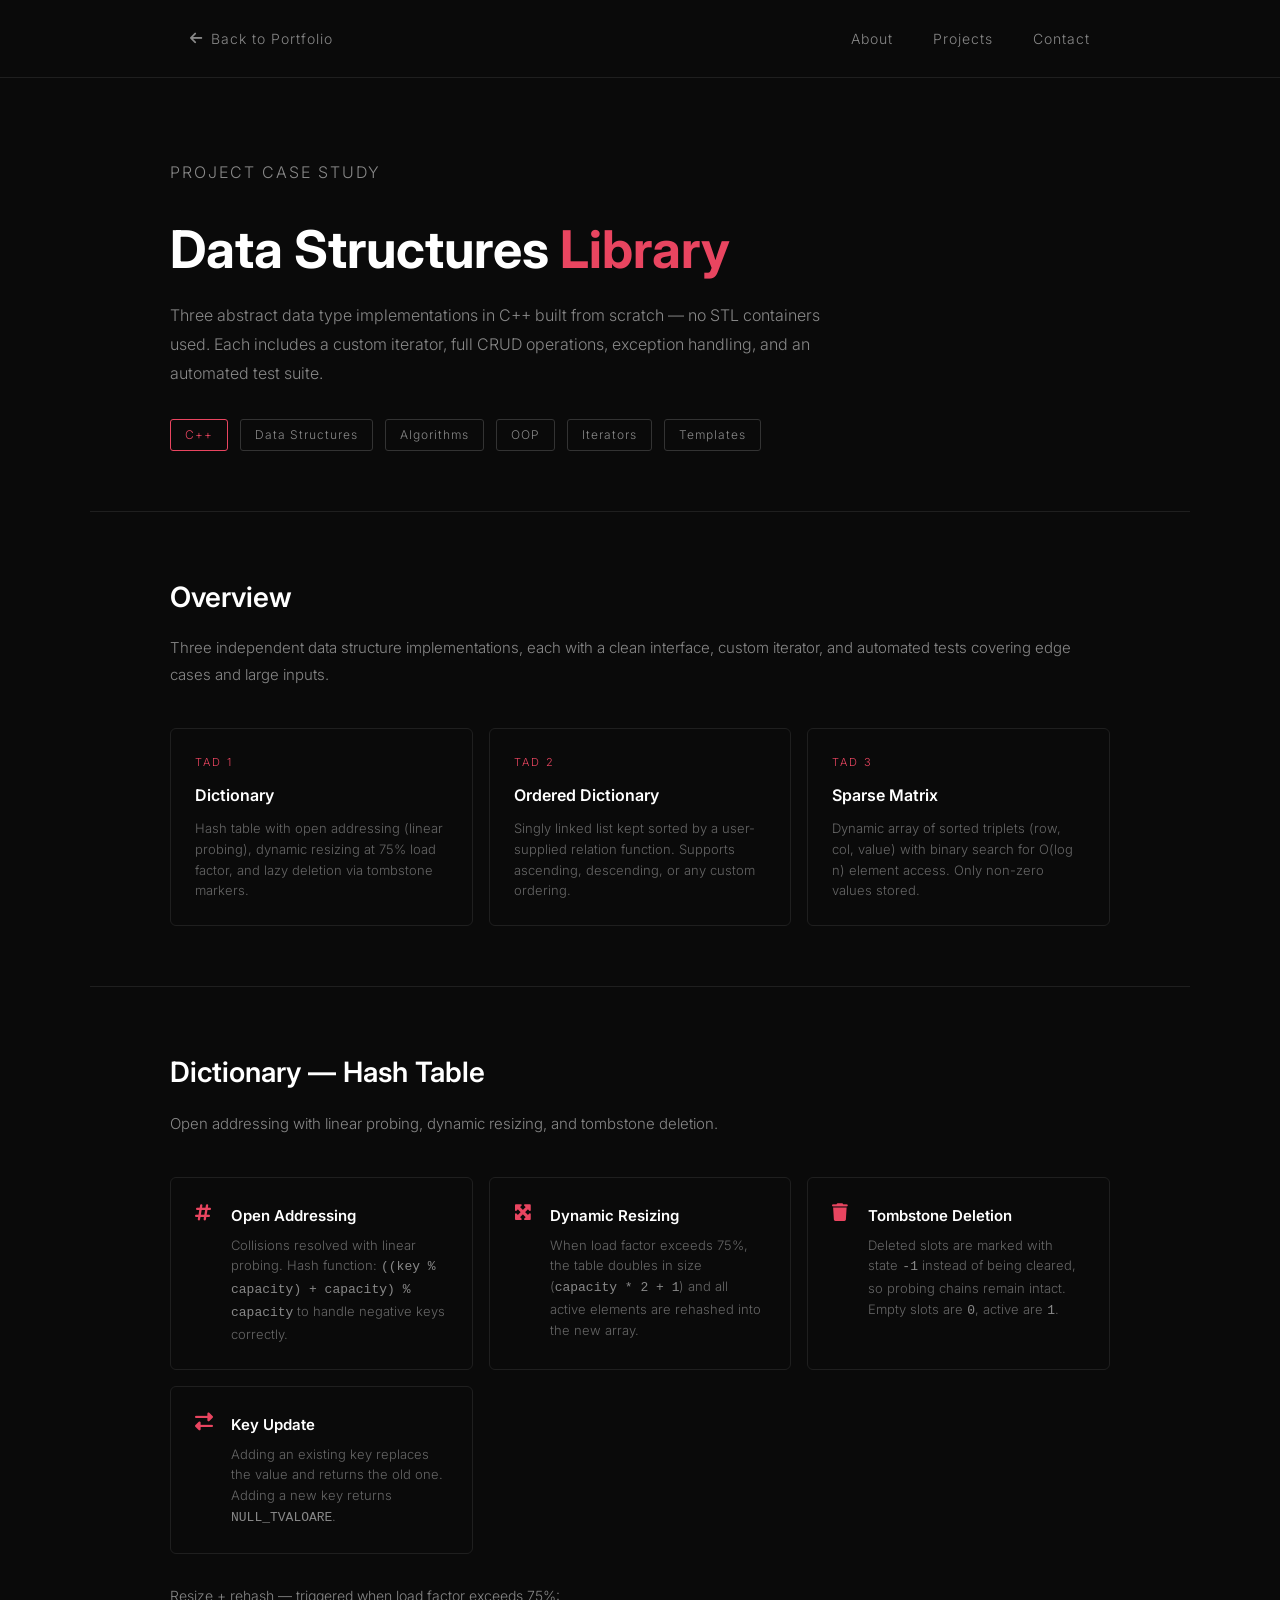
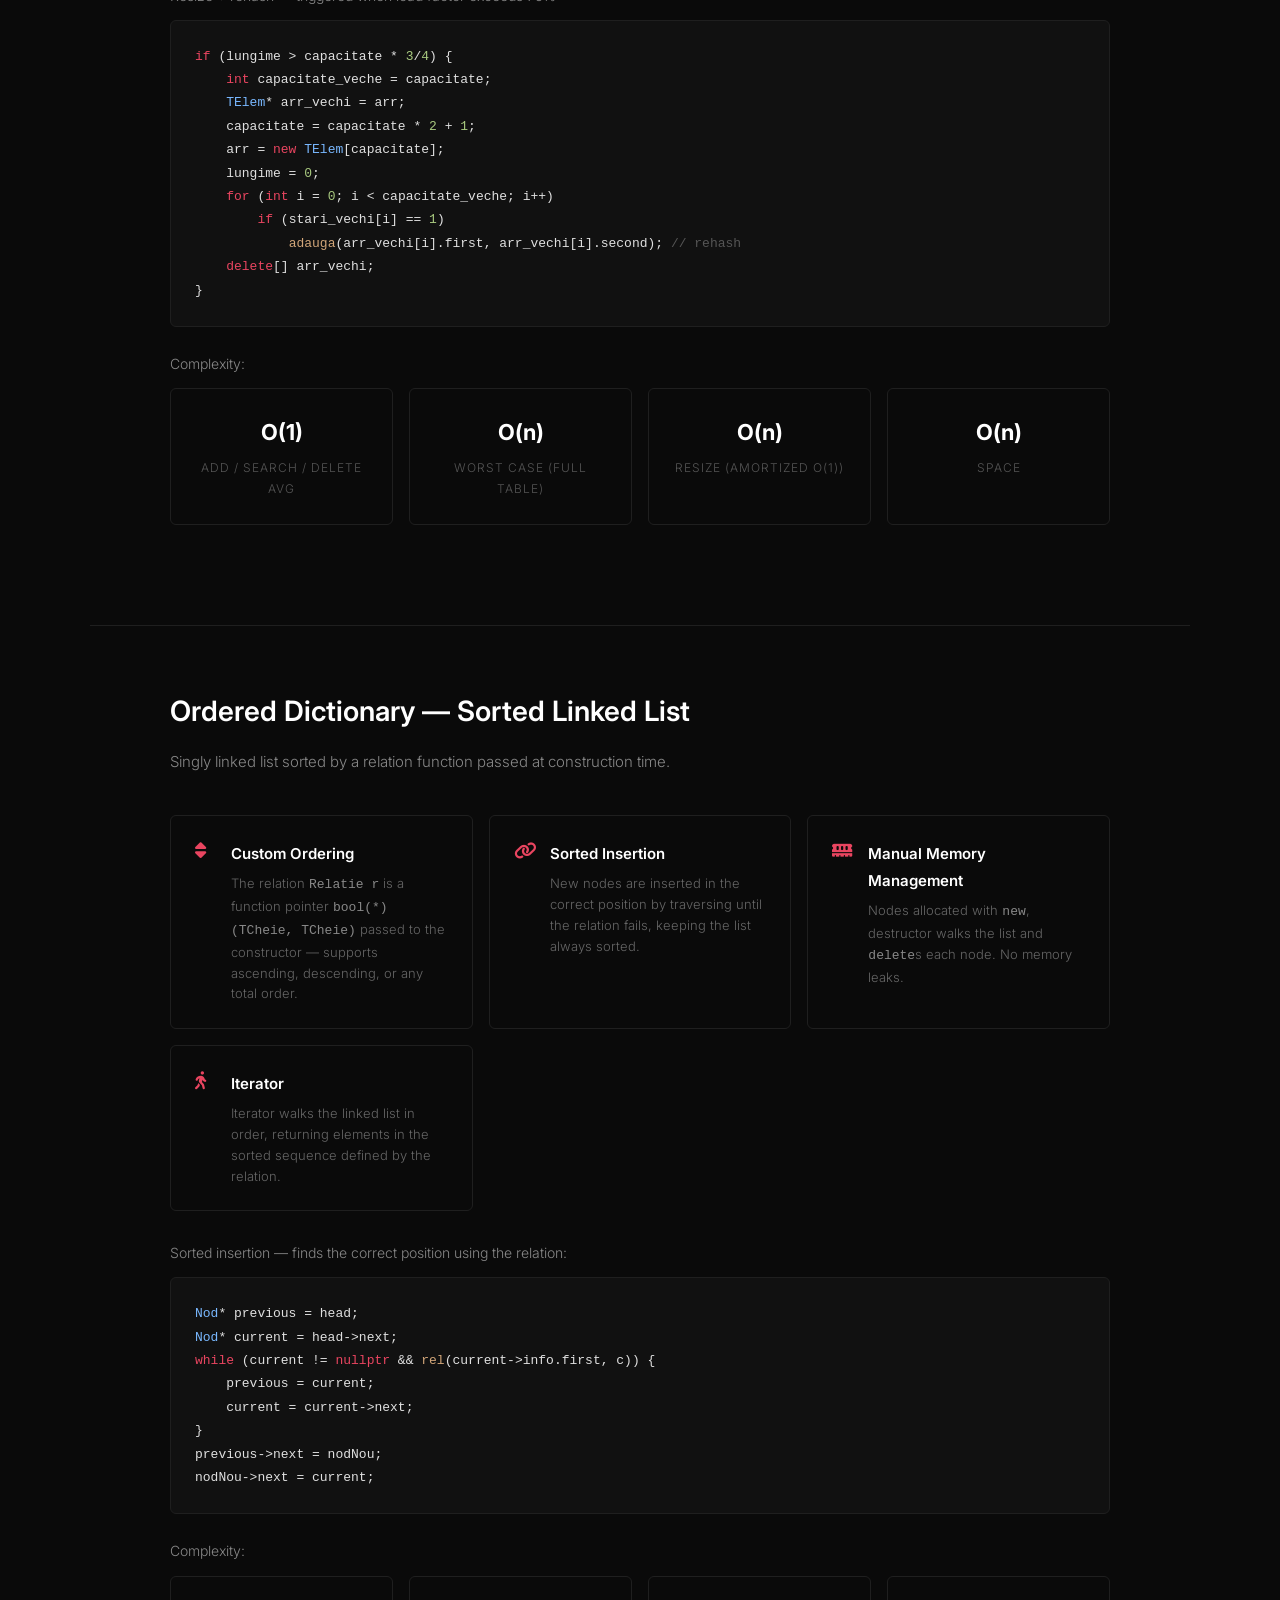
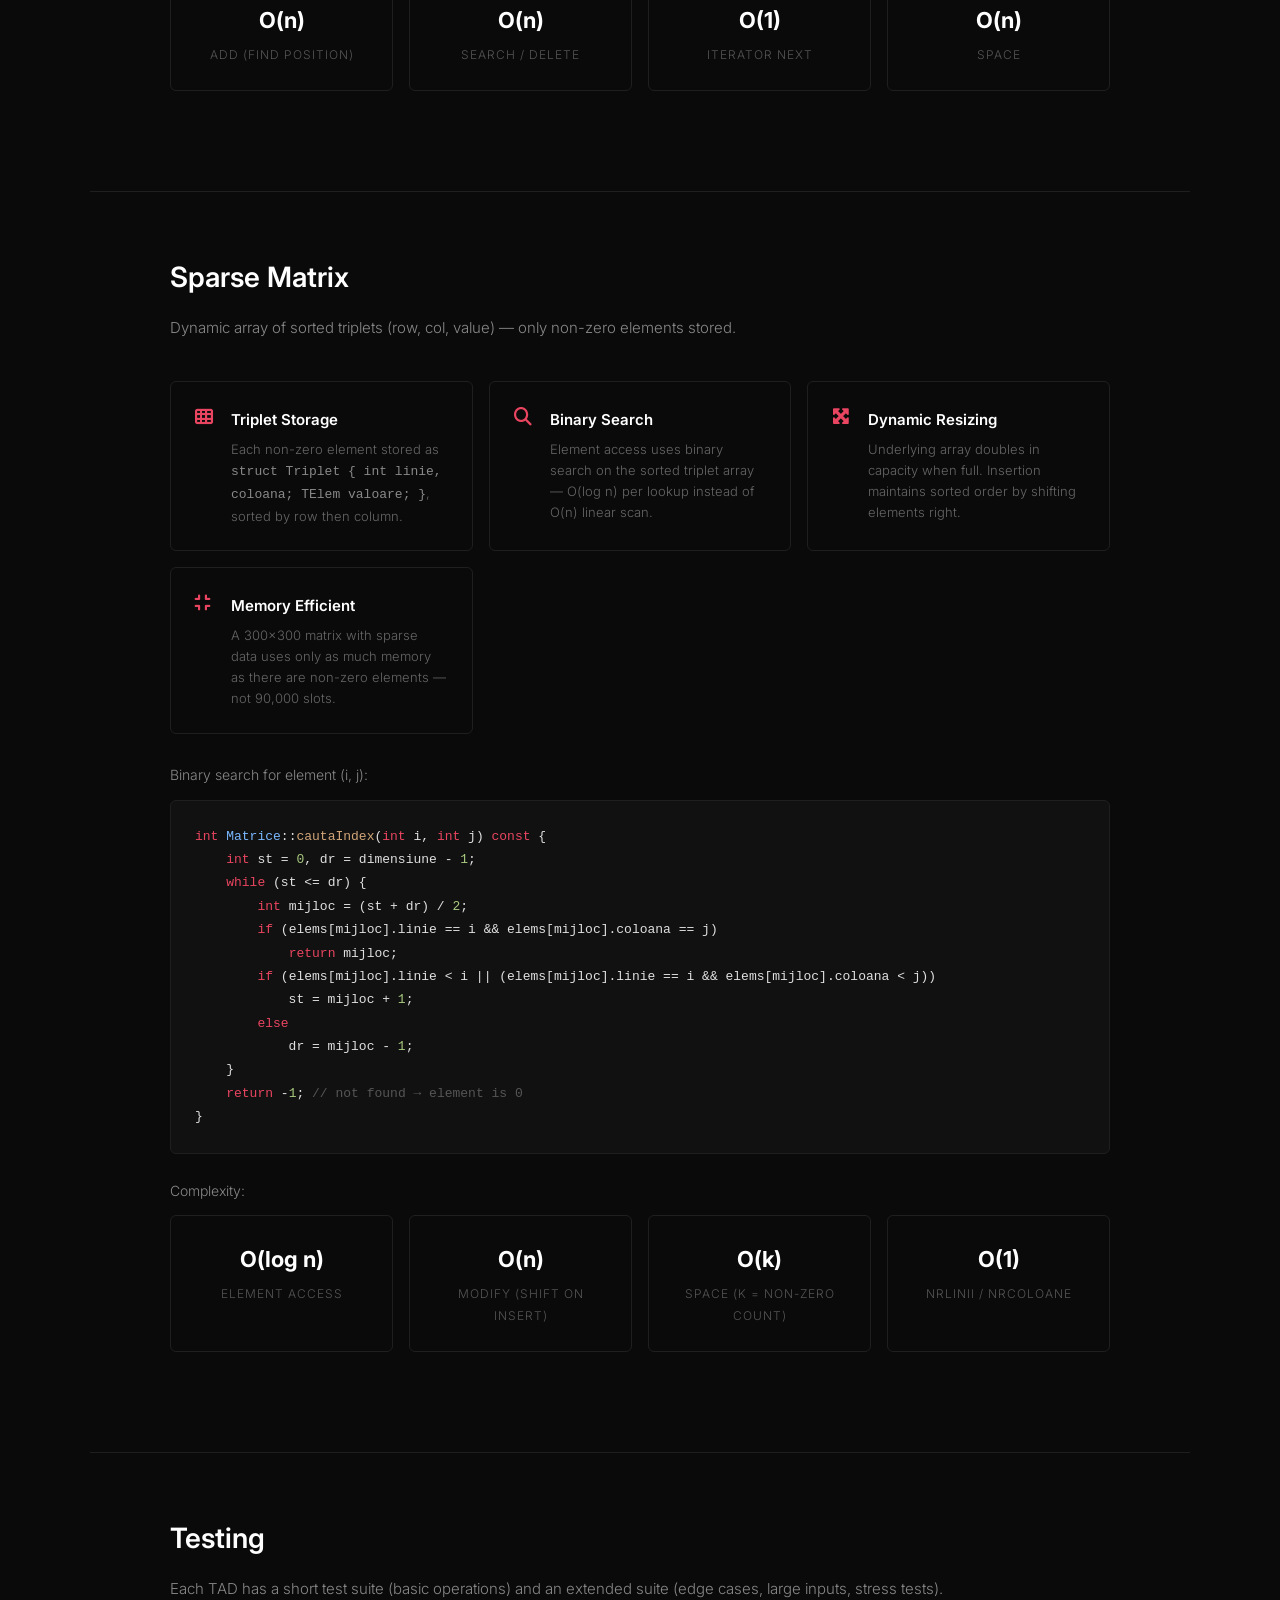
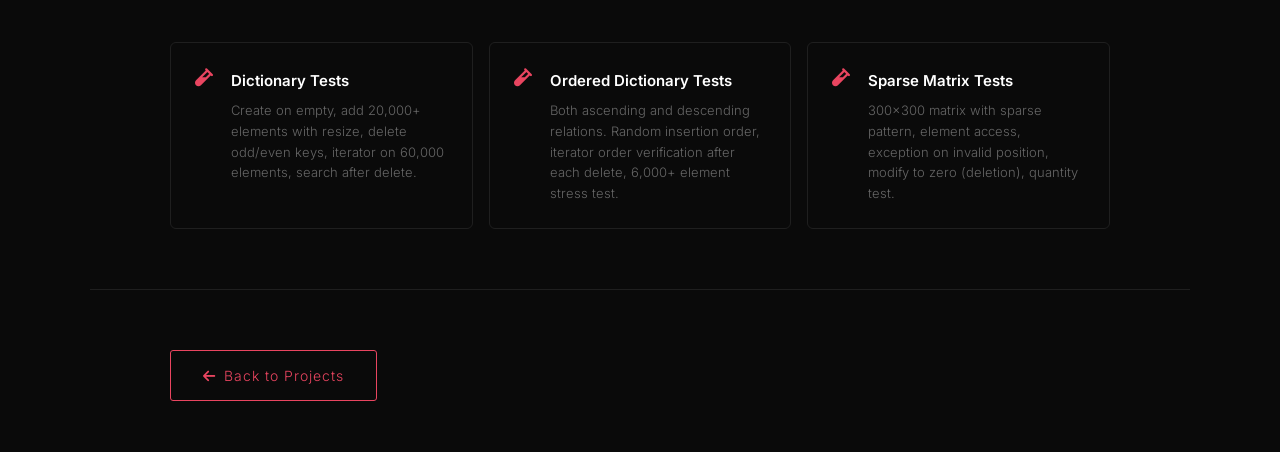
<file: data-structures.html>
<!doctype html>
<html lang="en">
<head>
    <meta charset="UTF-8">
    <meta name="viewport" content="width=device-width, initial-scale=1.0">
    <title>Data Structures Library | Florian</title>
    <link rel="stylesheet" href="css/project.css">
    <link href="https://fonts.googleapis.com/css2?family=Inter:wght@300;400;600;700&display=swap" rel="stylesheet">
    <link rel="stylesheet" href="https://cdnjs.cloudflare.com/ajax/libs/font-awesome/6.5.0/css/all.min.css">
</head>
<body>

<header>
    <nav>
        <a href="index.html" class="nav-back">
            <i class="fas fa-arrow-left"></i> Back to Portfolio
        </a>
        <ul>
            <li><a href="index.html#despre">About</a></li>
            <li><a href="index.html#proiecte">Projects</a></li>
            <li><a href="index.html#contact">Contact</a></li>
        </ul>
    </nav>
</header>

<div class="hero">
    <p class="project-label">Project Case Study</p>
    <h1>Data Structures <span class="highlight">Library</span></h1>
    <p>Three abstract data type implementations in C++ built from scratch — no STL containers used. Each includes a custom iterator, full CRUD operations, exception handling, and an automated test suite.</p>
    <div class="tags">
        <span class="tag accent">C++</span>
        <span class="tag">Data Structures</span>
        <span class="tag">Algorithms</span>
        <span class="tag">OOP</span>
        <span class="tag">Iterators</span>
        <span class="tag">Templates</span>
    </div>
</div>

<hr>

<!-- Overview -->
<section>
    <h2>Overview</h2>
    <p class="section-sub">Three independent data structure implementations, each with a clean interface, custom iterator, and automated tests covering edge cases and large inputs.</p>
    <div class="arch-grid">
        <div class="arch-card">
            <div class="layer">TAD 1</div>
            <h3>Dictionary</h3>
            <p>Hash table with open addressing (linear probing), dynamic resizing at 75% load factor, and lazy deletion via tombstone markers.</p>
        </div>
        <div class="arch-card">
            <div class="layer">TAD 2</div>
            <h3>Ordered Dictionary</h3>
            <p>Singly linked list kept sorted by a user-supplied relation function. Supports ascending, descending, or any custom ordering.</p>
        </div>
        <div class="arch-card">
            <div class="layer">TAD 3</div>
            <h3>Sparse Matrix</h3>
            <p>Dynamic array of sorted triplets (row, col, value) with binary search for O(log n) element access. Only non-zero values stored.</p>
        </div>
    </div>
</section>

<hr>

<!-- TAD 1: Dictionary -->
<section>
    <h2>Dictionary — Hash Table</h2>
    <p class="section-sub">Open addressing with linear probing, dynamic resizing, and tombstone deletion.</p>

    <div class="features-grid">
        <div class="feature">
            <i class="fas fa-hashtag feature-icon"></i>
            <div>
                <h3>Open Addressing</h3>
                <p>Collisions resolved with linear probing. Hash function: <code style="color:#888">((key % capacity) + capacity) % capacity</code> to handle negative keys correctly.</p>
            </div>
        </div>
        <div class="feature">
            <i class="fas fa-expand-arrows-alt feature-icon"></i>
            <div>
                <h3>Dynamic Resizing</h3>
                <p>When load factor exceeds 75%, the table doubles in size (<code style="color:#888">capacity * 2 + 1</code>) and all active elements are rehashed into the new array.</p>
            </div>
        </div>
        <div class="feature">
            <i class="fas fa-trash feature-icon"></i>
            <div>
                <h3>Tombstone Deletion</h3>
                <p>Deleted slots are marked with state <code style="color:#888">-1</code> instead of being cleared, so probing chains remain intact. Empty slots are <code style="color:#888">0</code>, active are <code style="color:#888">1</code>.</p>
            </div>
        </div>
        <div class="feature">
            <i class="fas fa-exchange-alt feature-icon"></i>
            <div>
                <h3>Key Update</h3>
                <p>Adding an existing key replaces the value and returns the old one. Adding a new key returns <code style="color:#888">NULL_TVALOARE</code>.</p>
            </div>
        </div>
    </div>

    <br>
    <p class="section-note">Resize + rehash — triggered when load factor exceeds 75%:</p>
    <div class="code-block">
        <span class="keyword">if</span> (lungime > capacitate * <span class="string">3</span>/<span class="string">4</span>) {<br>
        &nbsp;&nbsp;&nbsp;&nbsp;<span class="keyword">int</span> capacitate_veche = capacitate;<br>
        &nbsp;&nbsp;&nbsp;&nbsp;<span class="classname">TElem</span>* arr_vechi = arr;<br>
        &nbsp;&nbsp;&nbsp;&nbsp;capacitate = capacitate * <span class="string">2</span> + <span class="string">1</span>;<br>
        &nbsp;&nbsp;&nbsp;&nbsp;arr = <span class="keyword">new</span> <span class="classname">TElem</span>[capacitate];<br>
        &nbsp;&nbsp;&nbsp;&nbsp;lungime = <span class="string">0</span>;<br>
        &nbsp;&nbsp;&nbsp;&nbsp;<span class="keyword">for</span> (<span class="keyword">int</span> i = <span class="string">0</span>; i < capacitate_veche; i++)<br>
        &nbsp;&nbsp;&nbsp;&nbsp;&nbsp;&nbsp;&nbsp;&nbsp;<span class="keyword">if</span> (stari_vechi[i] == <span class="string">1</span>)<br>
        &nbsp;&nbsp;&nbsp;&nbsp;&nbsp;&nbsp;&nbsp;&nbsp;&nbsp;&nbsp;&nbsp;&nbsp;<span class="func">adauga</span>(arr_vechi[i].first, arr_vechi[i].second); <span class="comment">// rehash</span><br>
        &nbsp;&nbsp;&nbsp;&nbsp;<span class="keyword">delete</span>[] arr_vechi;<br>
        }
    </div>

    <p class="section-note">Complexity:</p>
    <div class="stats-row">
        <div class="stat-card">
            <span class="number" style="font-size:22px">O(1)</span>
            <span class="label">add / search / delete avg</span>
        </div>
        <div class="stat-card">
            <span class="number" style="font-size:22px">O(n)</span>
            <span class="label">worst case (full table)</span>
        </div>
        <div class="stat-card">
            <span class="number" style="font-size:22px">O(n)</span>
            <span class="label">resize (amortized O(1))</span>
        </div>
        <div class="stat-card">
            <span class="number" style="font-size:22px">O(n)</span>
            <span class="label">space</span>
        </div>
    </div>
</section>

<hr>

<!-- TAD 2: DO -->
<section>
    <h2>Ordered Dictionary — Sorted Linked List</h2>
    <p class="section-sub">Singly linked list sorted by a relation function passed at construction time.</p>

    <div class="features-grid">
        <div class="feature">
            <i class="fas fa-sort feature-icon"></i>
            <div>
                <h3>Custom Ordering</h3>
                <p>The relation <code style="color:#888">Relatie r</code> is a function pointer <code style="color:#888">bool(*)(TCheie, TCheie)</code> passed to the constructor — supports ascending, descending, or any total order.</p>
            </div>
        </div>
        <div class="feature">
            <i class="fas fa-link feature-icon"></i>
            <div>
                <h3>Sorted Insertion</h3>
                <p>New nodes are inserted in the correct position by traversing until the relation fails, keeping the list always sorted.</p>
            </div>
        </div>
        <div class="feature">
            <i class="fas fa-memory feature-icon"></i>
            <div>
                <h3>Manual Memory Management</h3>
                <p>Nodes allocated with <code style="color:#888">new</code>, destructor walks the list and <code style="color:#888">delete</code>s each node. No memory leaks.</p>
            </div>
        </div>
        <div class="feature">
            <i class="fas fa-walking feature-icon"></i>
            <div>
                <h3>Iterator</h3>
                <p>Iterator walks the linked list in order, returning elements in the sorted sequence defined by the relation.</p>
            </div>
        </div>
    </div>

    <br>
    <p class="section-note">Sorted insertion — finds the correct position using the relation:</p>
    <div class="code-block">
        <span class="classname">Nod</span>* previous = head;<br>
        <span class="classname">Nod</span>* current = head->next;<br>
        <span class="keyword">while</span> (current != <span class="keyword">nullptr</span> && <span class="func">rel</span>(current->info.first, c)) {<br>
        &nbsp;&nbsp;&nbsp;&nbsp;previous = current;<br>
        &nbsp;&nbsp;&nbsp;&nbsp;current = current->next;<br>
        }<br>
        previous->next = nodNou;<br>
        nodNou->next = current;
    </div>

    <p class="section-note">Complexity:</p>
    <div class="stats-row">
        <div class="stat-card">
            <span class="number" style="font-size:22px">O(n)</span>
            <span class="label">add (find position)</span>
        </div>
        <div class="stat-card">
            <span class="number" style="font-size:22px">O(n)</span>
            <span class="label">search / delete</span>
        </div>
        <div class="stat-card">
            <span class="number" style="font-size:22px">O(1)</span>
            <span class="label">iterator next</span>
        </div>
        <div class="stat-card">
            <span class="number" style="font-size:22px">O(n)</span>
            <span class="label">space</span>
        </div>
    </div>
</section>

<hr>

<!-- TAD 3: Sparse Matrix -->
<section>
    <h2>Sparse Matrix</h2>
    <p class="section-sub">Dynamic array of sorted triplets (row, col, value) — only non-zero elements stored.</p>

    <div class="features-grid">
        <div class="feature">
            <i class="fas fa-th feature-icon"></i>
            <div>
                <h3>Triplet Storage</h3>
                <p>Each non-zero element stored as <code style="color:#888">struct Triplet &#123; int linie, coloana; TElem valoare; &#125;</code>, sorted by row then column.</p>
            </div>
        </div>
        <div class="feature">
            <i class="fas fa-search feature-icon"></i>
            <div>
                <h3>Binary Search</h3>
                <p>Element access uses binary search on the sorted triplet array — O(log n) per lookup instead of O(n) linear scan.</p>
            </div>
        </div>
        <div class="feature">
            <i class="fas fa-expand-arrows-alt feature-icon"></i>
            <div>
                <h3>Dynamic Resizing</h3>
                <p>Underlying array doubles in capacity when full. Insertion maintains sorted order by shifting elements right.</p>
            </div>
        </div>
        <div class="feature">
            <i class="fas fa-compress feature-icon"></i>
            <div>
                <h3>Memory Efficient</h3>
                <p>A 300×300 matrix with sparse data uses only as much memory as there are non-zero elements — not 90,000 slots.</p>
            </div>
        </div>
    </div>

    <br>
    <p class="section-note">Binary search for element (i, j):</p>
    <div class="code-block">
        <span class="keyword">int</span> <span class="classname">Matrice</span>::<span class="func">cautaIndex</span>(<span class="keyword">int</span> i, <span class="keyword">int</span> j) <span class="keyword">const</span> {<br>
        &nbsp;&nbsp;&nbsp;&nbsp;<span class="keyword">int</span> st = <span class="string">0</span>, dr = dimensiune - <span class="string">1</span>;<br>
        &nbsp;&nbsp;&nbsp;&nbsp;<span class="keyword">while</span> (st <= dr) {<br>
        &nbsp;&nbsp;&nbsp;&nbsp;&nbsp;&nbsp;&nbsp;&nbsp;<span class="keyword">int</span> mijloc = (st + dr) / <span class="string">2</span>;<br>
        &nbsp;&nbsp;&nbsp;&nbsp;&nbsp;&nbsp;&nbsp;&nbsp;<span class="keyword">if</span> (elems[mijloc].linie == i && elems[mijloc].coloana == j)<br>
        &nbsp;&nbsp;&nbsp;&nbsp;&nbsp;&nbsp;&nbsp;&nbsp;&nbsp;&nbsp;&nbsp;&nbsp;<span class="keyword">return</span> mijloc;<br>
        &nbsp;&nbsp;&nbsp;&nbsp;&nbsp;&nbsp;&nbsp;&nbsp;<span class="keyword">if</span> (elems[mijloc].linie < i || (elems[mijloc].linie == i && elems[mijloc].coloana < j))<br>
        &nbsp;&nbsp;&nbsp;&nbsp;&nbsp;&nbsp;&nbsp;&nbsp;&nbsp;&nbsp;&nbsp;&nbsp;st = mijloc + <span class="string">1</span>;<br>
        &nbsp;&nbsp;&nbsp;&nbsp;&nbsp;&nbsp;&nbsp;&nbsp;<span class="keyword">else</span><br>
        &nbsp;&nbsp;&nbsp;&nbsp;&nbsp;&nbsp;&nbsp;&nbsp;&nbsp;&nbsp;&nbsp;&nbsp;dr = mijloc - <span class="string">1</span>;<br>
        &nbsp;&nbsp;&nbsp;&nbsp;}<br>
        &nbsp;&nbsp;&nbsp;&nbsp;<span class="keyword">return</span> -<span class="string">1</span>; <span class="comment">// not found → element is 0</span><br>
        }
    </div>

    <p class="section-note">Complexity:</p>
    <div class="stats-row">
        <div class="stat-card">
            <span class="number" style="font-size:22px">O(log n)</span>
            <span class="label">element access</span>
        </div>
        <div class="stat-card">
            <span class="number" style="font-size:22px">O(n)</span>
            <span class="label">modify (shift on insert)</span>
        </div>
        <div class="stat-card">
            <span class="number" style="font-size:22px">O(k)</span>
            <span class="label">space (k = non-zero count)</span>
        </div>
        <div class="stat-card">
            <span class="number" style="font-size:22px">O(1)</span>
            <span class="label">nrLinii / nrColoane</span>
        </div>
    </div>
</section>

<hr>

<!-- Tests -->
<section>
    <h2>Testing</h2>
    <p class="section-sub">Each TAD has a short test suite (basic operations) and an extended suite (edge cases, large inputs, stress tests).</p>
    <div class="features-grid">
        <div class="feature">
            <i class="fas fa-vial feature-icon"></i>
            <div>
                <h3>Dictionary Tests</h3>
                <p>Create on empty, add 20,000+ elements with resize, delete odd/even keys, iterator on 60,000 elements, search after delete.</p>
            </div>
        </div>
        <div class="feature">
            <i class="fas fa-vial feature-icon"></i>
            <div>
                <h3>Ordered Dictionary Tests</h3>
                <p>Both ascending and descending relations. Random insertion order, iterator order verification after each delete, 6,000+ element stress test.</p>
            </div>
        </div>
        <div class="feature">
            <i class="fas fa-vial feature-icon"></i>
            <div>
                <h3>Sparse Matrix Tests</h3>
                <p>300×300 matrix with sparse pattern, element access, exception on invalid position, modify to zero (deletion), quantity test.</p>
            </div>
        </div>
    </div>
</section>

<hr>

<section>
    <a href="index.html#proiecte" class="btn">
        <i class="fas fa-arrow-left" style="margin-right:8px"></i>Back to Projects
    </a>
</section>

<script>
    function openLightbox(src) {
        document.getElementById('lightbox-img').src = src;
        document.getElementById('lightbox').classList.add('active');
    }
    function closeLightbox() {
        document.getElementById('lightbox').classList.remove('active');
    }
    document.addEventListener('keydown', function(e) {
        if (e.key === 'Escape') closeLightbox();
    });
</script>

</body>
</html>
</file>
<file: css/project.css>
* {
    margin: 0;
    padding: 0;
    box-sizing: border-box;
}

body {
    background-color: #0a0a0a;
    color: #e0e0e0;
    font-family: 'Inter', sans-serif;
    font-weight: 300;
    line-height: 1.8;
}

/* =====================
   HEADER / NAV
   ===================== */
header {
    padding: 24px 80px;
    position: sticky;
    top: 0;
    background-color: #0a0a0a;
    border-bottom: 1px solid #1f1f1f;
    z-index: 100;
}

nav {
    display: flex;
    justify-content: space-between;
    align-items: center;
    max-width: 900px;
    margin: 0 auto;
}

.nav-back {
    color: #888;
    text-decoration: none;
    font-size: 14px;
    letter-spacing: 1px;
    transition: color 0.3s ease;
    display: flex;
    align-items: center;
    gap: 8px;
}

.nav-back:hover { color: #fff; }

nav ul {
    display: flex;
    list-style: none;
    gap: 40px;
}

nav a {
    color: #888;
    text-decoration: none;
    font-size: 14px;
    letter-spacing: 1px;
    transition: color 0.3s ease;
}

nav a:hover { color: #fff; }

/* =====================
   HERO
   ===================== */
.hero {
    padding: 80px 80px 60px;
    max-width: 1100px;
    margin: 0 auto;
}

.project-label {
    font-size: 12px;
    letter-spacing: 2px;
    color: #e94560;
    text-transform: uppercase;
    margin-bottom: 16px;
}

.hero h1 {
    font-size: 52px;
    font-weight: 700;
    color: #fff;
    line-height: 1.2;
    margin-bottom: 20px;
}

.highlight { color: #e94560; }

.hero > p {
    font-size: 16px;
    color: #888;
    max-width: 650px;
    margin-bottom: 32px;
}

/* =====================
   TAGS
   ===================== */
.tags {
    display: flex;
    gap: 12px;
    flex-wrap: wrap;
}

.tag {
    border: 1px solid #333;
    color: #888;
    padding: 4px 14px;
    border-radius: 3px;
    font-size: 12px;
    letter-spacing: 1px;
}

.tag.accent {
    border-color: #e94560;
    color: #e94560;
}

/* =====================
   DIVIDER
   ===================== */
hr {
    border: none;
    border-top: 1px solid #1f1f1f;
    max-width: 1100px;
    margin: 0 auto;
}

/* =====================
   SECTIONS
   ===================== */
section {
    padding: 60px 80px;
    max-width: 1100px;
    margin: 0 auto;
}

section h2 {
    font-size: 28px;
    font-weight: 600;
    color: #fff;
    margin-bottom: 12px;
}

.section-sub {
    color: #888;
    font-size: 15px;
    margin-bottom: 40px;
}

.section-note {
    color: #888;
    font-size: 14px;
    margin-bottom: 12px;
}

/* =====================
   SCREENSHOTS
   ===================== */
.screenshot-main {
    width: 100%;
    border-radius: 8px;
    border: 1px solid #1f1f1f;
    margin-bottom: 8px;
    display: block;
    cursor: pointer;
    transition: border-color 0.3s ease;
}

.screenshot-main:hover { border-color: #e94560; }

.screenshot-grid {
    display: grid;
    grid-template-columns: repeat(3, 1fr);
    gap: 12px;
    margin-top: 16px;
}

.screenshot-grid-2 {
    display: grid;
    grid-template-columns: repeat(2, 1fr);
    gap: 16px;
}

.screenshot-item img {
    width: 100%;
    border-radius: 6px;
    border: 1px solid #1f1f1f;
    cursor: pointer;
    transition: border-color 0.3s ease, transform 0.2s ease;
    display: block;
}

.screenshot-item img:hover {
    border-color: #e94560;
    transform: scale(1.02);
}

.screenshot-caption {
    font-size: 11px;
    color: #555;
    letter-spacing: 1px;
    text-align: center;
    margin-top: 8px;
    text-transform: uppercase;
}

/* =====================
   LIGHTBOX
   ===================== */
.lightbox {
    display: none;
    position: fixed;
    inset: 0;
    background: rgba(0,0,0,0.93);
    z-index: 999;
    align-items: center;
    justify-content: center;
}

.lightbox.active { display: flex; }

.lightbox img {
    max-width: 90vw;
    max-height: 90vh;
    border-radius: 8px;
    border: 1px solid #333;
}

.lightbox-close {
    position: fixed;
    top: 24px;
    right: 32px;
    color: #888;
    font-size: 28px;
    cursor: pointer;
    transition: color 0.2s;
}

.lightbox-close:hover { color: #fff; }

/* =====================
   FEATURES GRID
   ===================== */
.features-grid {
    display: grid;
    grid-template-columns: repeat(auto-fit, minmax(280px, 1fr));
    gap: 16px;
}

.feature {
    border: 1px solid #1f1f1f;
    border-radius: 6px;
    padding: 24px;
    display: flex;
    gap: 16px;
    align-items: flex-start;
    transition: border-color 0.3s ease;
}

.feature:hover { border-color: #333; }

.feature-icon {
    color: #e94560;
    font-size: 18px;
    margin-top: 2px;
    width: 20px;
    flex-shrink: 0;
}

.feature h3 {
    font-size: 15px;
    font-weight: 600;
    color: #fff;
    margin-bottom: 6px;
}

.feature p {
    font-size: 13px;
    color: #666;
    line-height: 1.6;
}

/* =====================
   ARCHITECTURE GRID
   ===================== */
.arch-grid {
    display: grid;
    grid-template-columns: repeat(auto-fit, minmax(200px, 1fr));
    gap: 16px;
}

.arch-card {
    border: 1px solid #1f1f1f;
    border-radius: 6px;
    padding: 24px;
    transition: border-color 0.3s ease;
}

.arch-card:hover { border-color: #e94560; }

.arch-card .layer {
    font-size: 11px;
    letter-spacing: 2px;
    color: #e94560;
    text-transform: uppercase;
    margin-bottom: 8px;
}

.arch-card h3 {
    font-size: 16px;
    font-weight: 600;
    color: #fff;
    margin-bottom: 8px;
}

.arch-card p {
    font-size: 13px;
    color: #666;
    line-height: 1.6;
}

/* =====================
   CODE BLOCK
   ===================== */
.code-block {
    background: #111;
    border: 1px solid #1f1f1f;
    border-radius: 6px;
    padding: 24px;
    font-family: 'Courier New', monospace;
    font-size: 13px;
    line-height: 1.8;
    overflow-x: auto;
    margin-bottom: 24px;
}

.code-block .comment  { color: #555; }
.code-block .keyword  { color: #e94560; }
.code-block .string   { color: #a8c97f; }
.code-block .classname{ color: #79b8ff; }
.code-block .func     { color: #d2a679; }

/* =====================
   STATS ROW
   ===================== */
.stats-row {
    display: grid;
    grid-template-columns: repeat(auto-fit, minmax(160px, 1fr));
    gap: 16px;
    margin-bottom: 40px;
}

.stat-card {
    border: 1px solid #1f1f1f;
    border-radius: 6px;
    padding: 24px;
    text-align: center;
}

.stat-card .number {
    font-size: 32px;
    font-weight: 700;
    color: #fff;
    display: block;
}

.stat-card .number.green { color: #4caf50; }
.stat-card .number.red   { color: #e94560; }
.stat-card .number.blue  { color: #79b8ff; }

.stat-card .label {
    font-size: 12px;
    letter-spacing: 1px;
    color: #555;
    text-transform: uppercase;
    margin-top: 4px;
    display: block;
}

/* =====================
   BUTTON
   ===================== */
.btn {
    display: inline-block;
    border: 1px solid #e94560;
    color: #e94560;
    padding: 12px 32px;
    border-radius: 3px;
    text-decoration: none;
    font-size: 14px;
    letter-spacing: 1px;
    transition: all 0.3s ease;
}

.btn:hover {
    background-color: #e94560;
    color: white;
}

/* =====================
   RESPONSIVE
   ===================== */
@media (max-width: 768px) {
    header { padding: 24px 20px; }
    .hero  { padding: 60px 20px 40px; }
    .hero h1 { font-size: 36px; }
    section { padding: 40px 20px; }
    nav ul  { display: none; }
    .screenshot-grid   { grid-template-columns: 1fr; }
    .screenshot-grid-2 { grid-template-columns: 1fr; }
}
</file>
